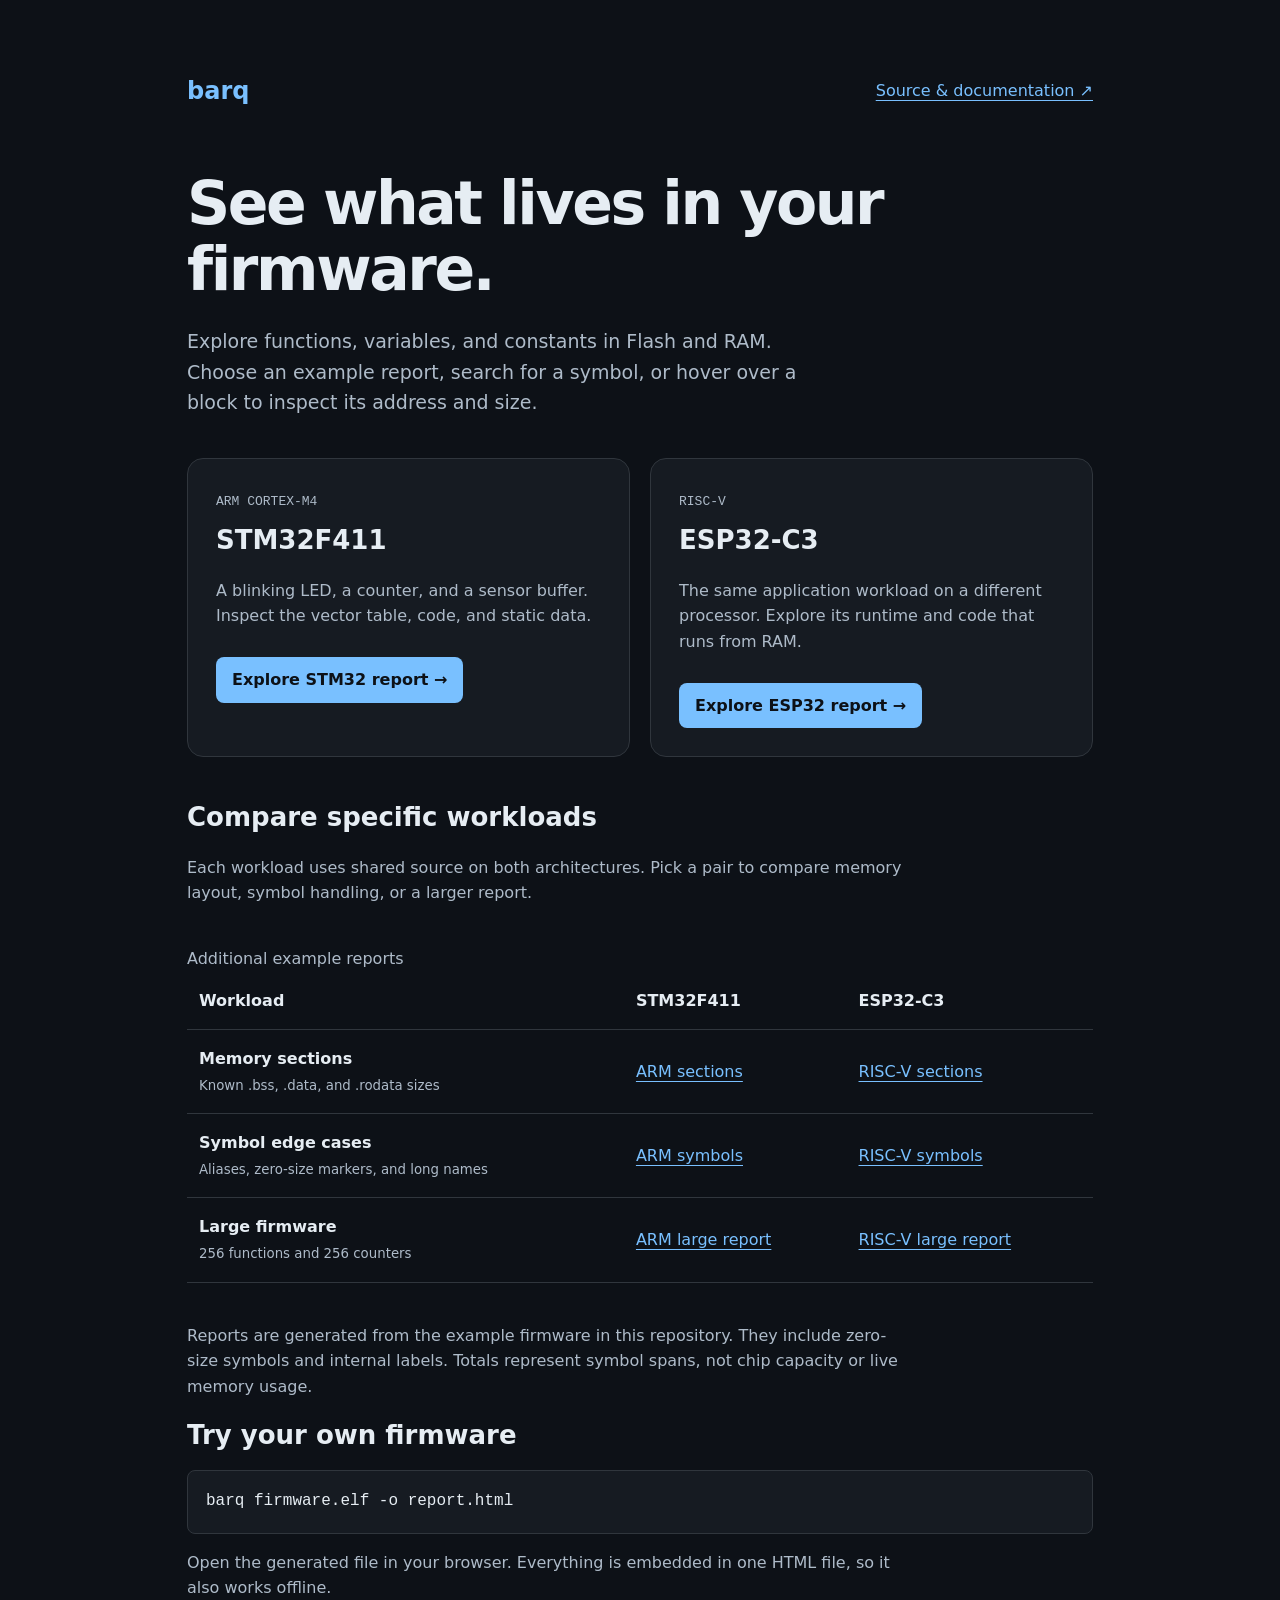
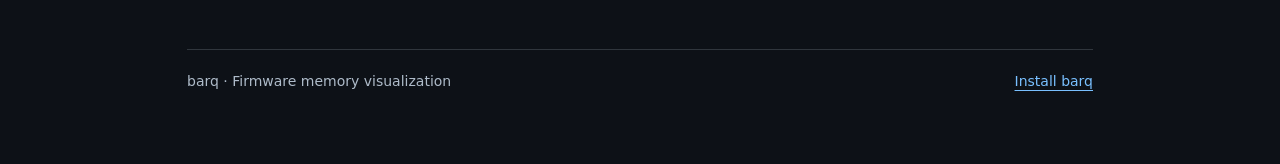
<file: site/index.html>
<!doctype html>
<html lang="en">
<head>
  <meta charset="utf-8">
  <meta name="viewport" content="width=device-width, initial-scale=1">
  <meta name="description" content="Explore microcontroller Flash and RAM with barq. Open interactive memory reports for STM32F411 and ESP32-C3 firmware.">
  <title>barq — Explore your firmware</title>
  <style>
    :root { color-scheme: dark; font-family: system-ui, sans-serif; background: #0d1117; color: #e6edf3; }
    * { box-sizing: border-box; }
    body { max-width: 1050px; margin: auto; padding: clamp(24px, 6vw, 72px); line-height: 1.6; }
    header, footer { display: flex; flex-wrap: wrap; align-items: center; justify-content: space-between; gap: 16px; }
    header { padding-bottom: 60px; }
    .brand { font-size: 24px; font-weight: 800; color: #79c0ff; }
    a { color: #79c0ff; text-underline-offset: 4px; }
    a:focus-visible { outline: 3px solid #ffa657; outline-offset: 6px; }
    h1 { max-width: 760px; font-size: clamp(36px, 6vw, 60px); line-height: 1.1; letter-spacing: -0.04em; margin: 0 0 24px; }
    .intro { max-width: 650px; font-size: 19px; color: #aebbc9; }
    .examples { display: grid; grid-template-columns: repeat(auto-fit, minmax(min(100%, 280px), 1fr)); gap: 20px; margin: 40px 0; }
    .card { background: #161b22; border: 1px solid #30363d; border-radius: 16px; padding: 28px; }
    .chip { color: #aebbc9; font: 13px ui-monospace, monospace; }
    h2 { margin: 8px 0; font-size: 26px; }
    .card p { color: #aebbc9; }
    .button { display: inline-block; margin-top: 12px; background: #79c0ff; color: #0d1117; padding: 10px 16px; border-radius: 8px; font-weight: 700; text-decoration: none; }
    table { width: 100%; border-collapse: collapse; margin: 24px 0; text-align: left; }
    caption { text-align: left; color: #aebbc9; }
    th, td { padding: 16px 12px; border-bottom: 1px solid #30363d; }
    small { font-weight: normal; color: #aebbc9; }
    .note { color: #aebbc9; max-width: 720px; }
    code { font-family: ui-monospace, monospace; }
    pre { overflow-x: auto; background: #161b22; border: 1px solid #30363d; border-radius: 8px; padding: 18px; }
    footer { border-top: 1px solid #30363d; margin-top: 48px; padding-top: 20px; font-size: 14px; color: #aebbc9; }
  </style>
</head>
<body>
  <header>
    <span class="brand">barq</span>
    <a href="https://github.com/amanjeev/barq">Source &amp; documentation ↗</a>
  </header>
  <main>
    <h1>See what lives in your firmware.</h1>
    <p class="intro">Explore functions, variables, and constants in Flash and RAM. Choose an example report, search for a symbol, or hover over a block to inspect its address and size.</p>
    <div class="examples" aria-label="Example firmware reports">
      <article class="card">
        <span class="chip">ARM CORTEX-M4</span>
        <h2>STM32F411</h2>
        <p>A blinking LED, a counter, and a sensor buffer. Inspect the vector table, code, and static data.</p>
        <a class="button" href="stm32f4.html">Explore STM32 report →</a>
      </article>
      <article class="card">
        <span class="chip">RISC-V</span>
        <h2>ESP32-C3</h2>
        <p>The same application workload on a different processor. Explore its runtime and code that runs from RAM.</p>
        <a class="button" href="esp32c3.html">Explore ESP32 report →</a>
      </article>
    </div>
    <h2>Compare specific workloads</h2>
    <p class="note">Each workload uses shared source on both architectures. Pick a pair to compare memory layout, symbol handling, or a larger report.</p>
    <div style="overflow-x:auto">
      <table>
        <caption>Additional example reports</caption>
        <thead><tr><th scope="col">Workload</th><th scope="col">STM32F411</th><th scope="col">ESP32-C3</th></tr></thead>
        <tbody>
          <tr><th scope="row">Memory sections<br><small>Known .bss, .data, and .rodata sizes</small></th><td><a href="stm32f4-memory-sections.html">ARM sections</a></td><td><a href="esp32c3-memory-sections.html">RISC-V sections</a></td></tr>
          <tr><th scope="row">Symbol edge cases<br><small>Aliases, zero-size markers, and long names</small></th><td><a href="stm32f4-symbol-edges.html">ARM symbols</a></td><td><a href="esp32c3-symbol-edges.html">RISC-V symbols</a></td></tr>
          <tr><th scope="row">Large firmware<br><small>256 functions and 256 counters</small></th><td><a href="stm32f4-large-firmware.html">ARM large report</a></td><td><a href="esp32c3-large-firmware.html">RISC-V large report</a></td></tr>
        </tbody>
      </table>
    </div>
    <p class="note">Reports are generated from the example firmware in this repository. They include zero-size symbols and internal labels. Totals represent symbol spans, not chip capacity or live memory usage.</p>
    <h2>Try your own firmware</h2>
    <pre><code>barq firmware.elf -o report.html</code></pre>
    <p class="note">Open the generated file in your browser. Everything is embedded in one HTML file, so it also works offline.</p>
  </main>
  <footer>
    <span>barq · Firmware memory visualization</span>
    <a href="https://github.com/amanjeev/barq#install-and-run">Install barq</a>
  </footer>
</body>
</html>
</file>
